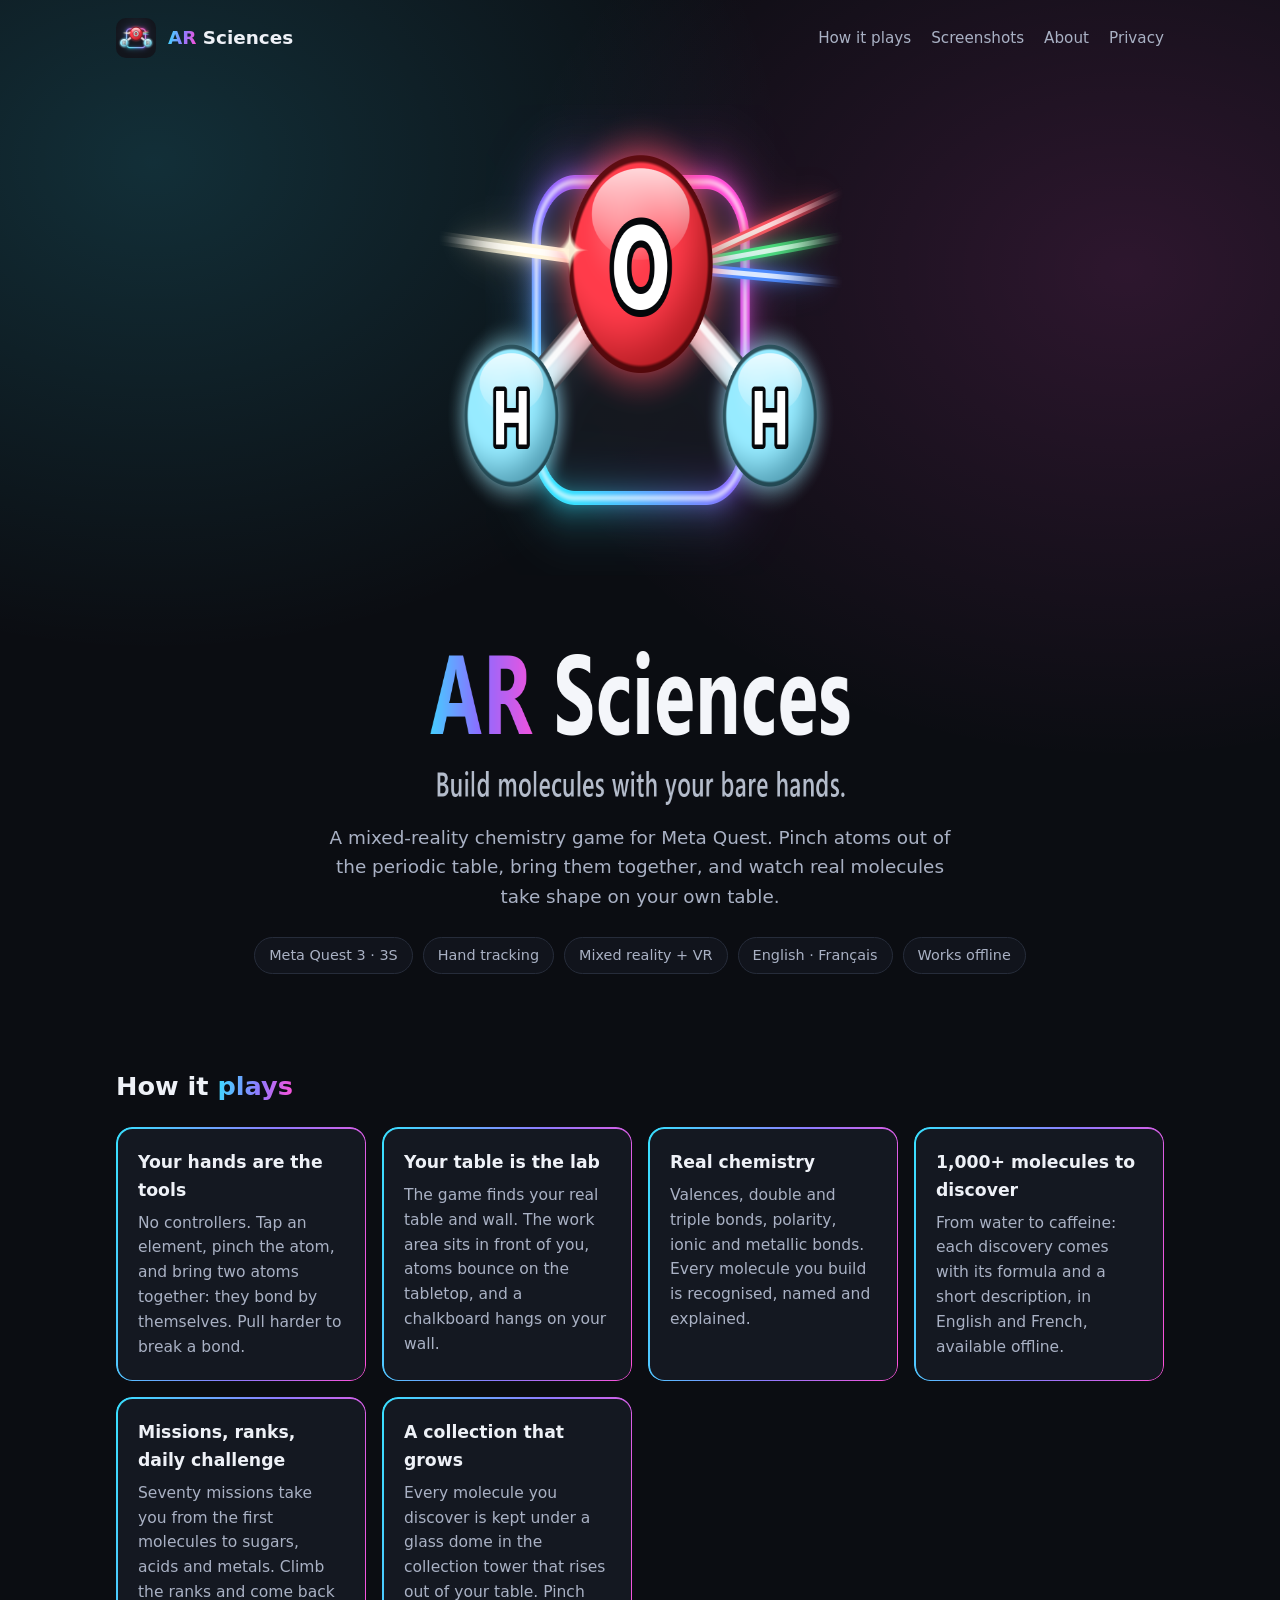
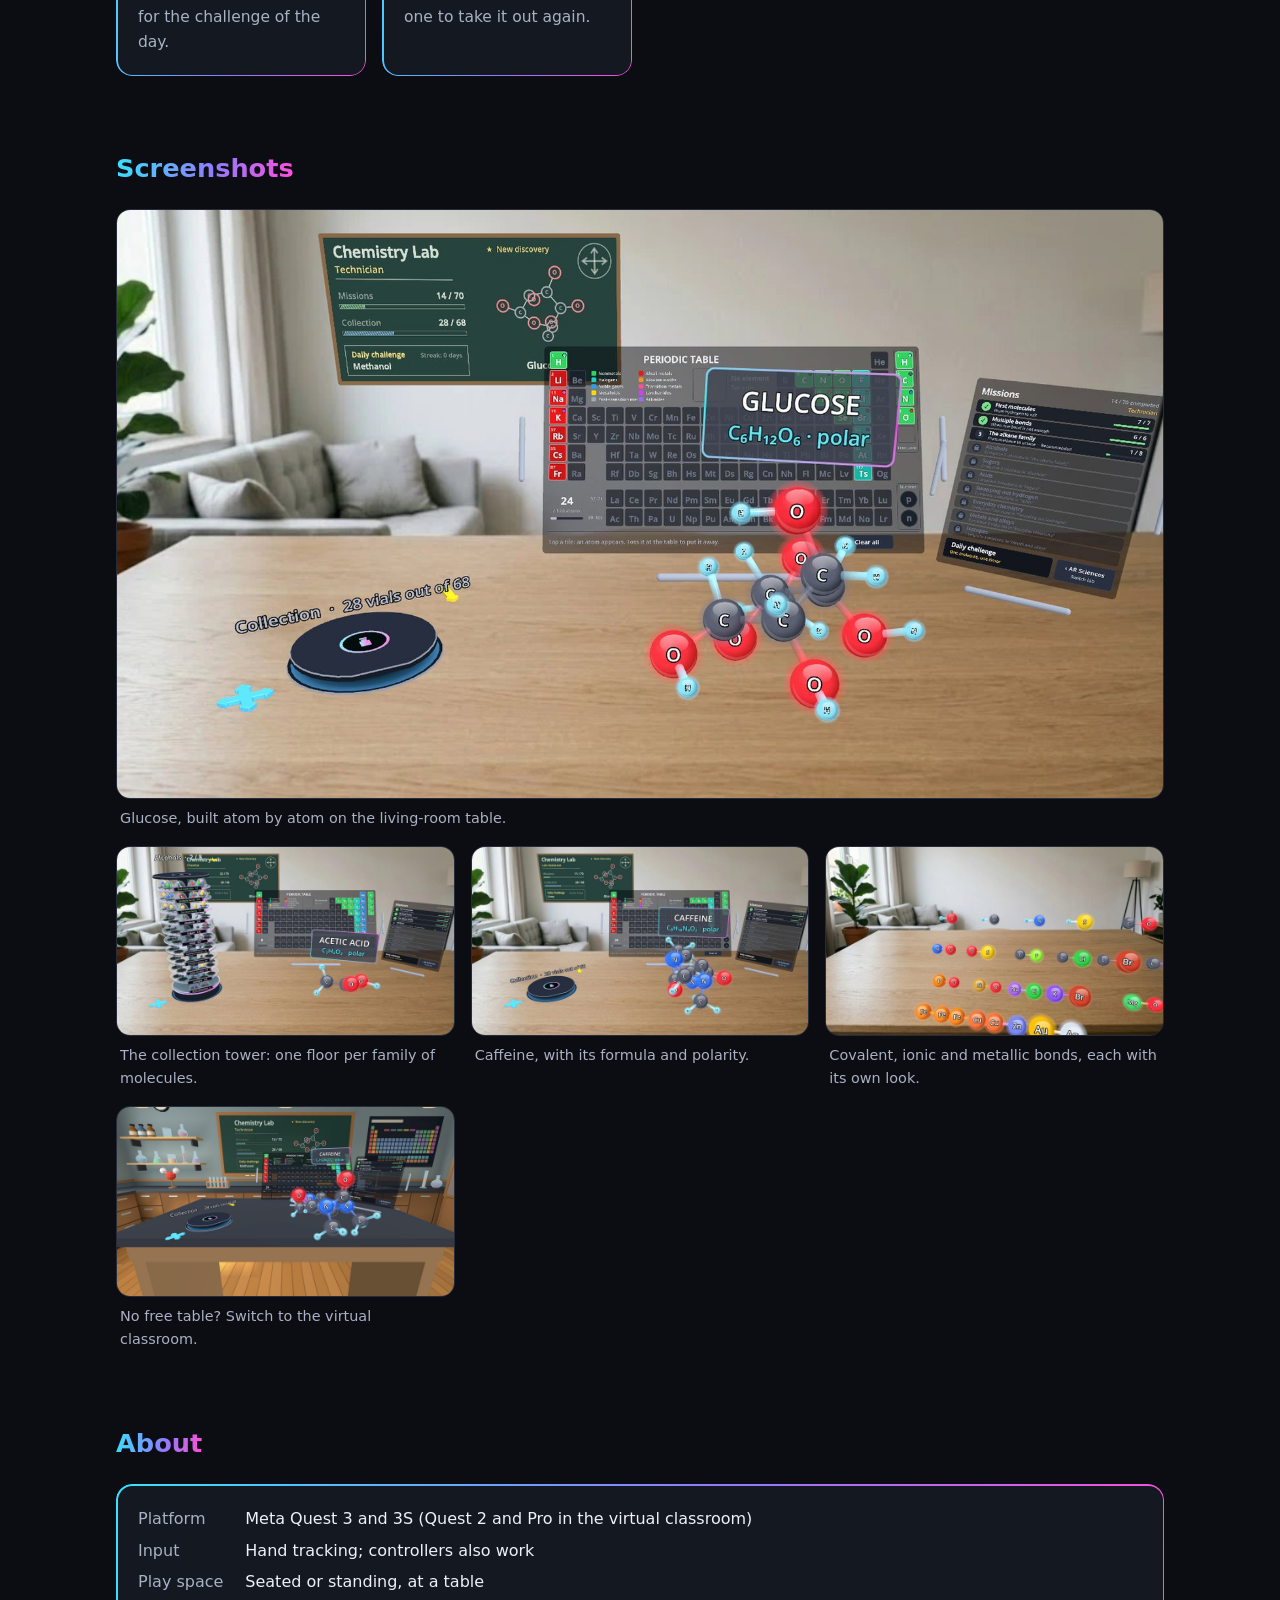
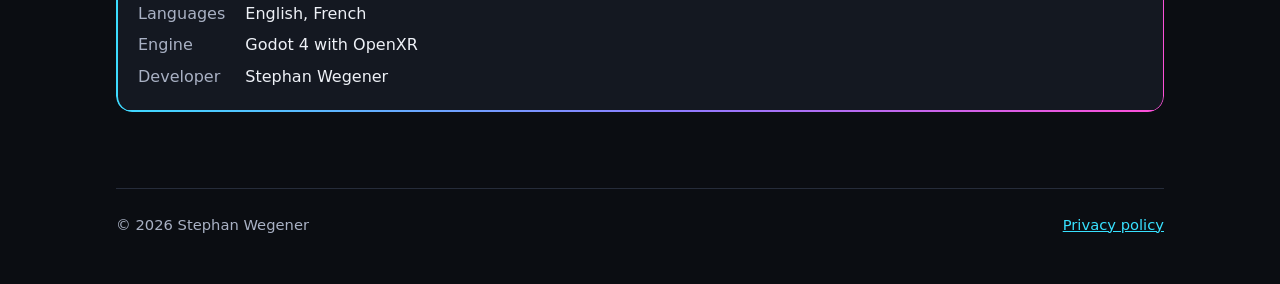
<file: index.html>
<!doctype html>
<html lang="en">
<head>
<meta charset="utf-8">
<meta name="viewport" content="width=device-width, initial-scale=1">
<title>AR Sciences – Build molecules with your bare hands</title>
<meta name="description" content="A mixed-reality chemistry game for Meta Quest 3. Grab atoms, snap bonds and discover more than 1,000 molecules on your own table.">
<meta property="og:title" content="AR Sciences">
<meta property="og:description" content="Build molecules with your bare hands. A mixed-reality chemistry game for Meta Quest 3.">
<meta property="og:image" content="img/share.jpg">
<link rel="icon" href="img/icon.png">
<link rel="stylesheet" href="style.css">
</head>
<body>
<div class="page">
  <header class="barre">
    <a class="marque" href="./"><img src="img/icon.png" alt=""><span><b>AR</b> Sciences</span></a>
    <nav>
      <a href="#play">How it plays</a>
      <a href="#screens">Screenshots</a>
      <a href="#about">About</a>
      <a href="privacy.html">Privacy</a>
    </nav>
  </header>

  <main>
    <div class="hero">
      <h1 class="sr">AR Sciences – Build molecules with your bare hands</h1>
      <img src="img/logo.png" alt="AR Sciences – Build molecules with your bare hands." width="636" height="701">
      <p>A mixed-reality chemistry game for Meta Quest. Pinch atoms out of the periodic table, bring them
         together, and watch real molecules take shape on your own table.</p>
      <div class="pastilles">
        <span class="pastille">Meta Quest 3 · 3S</span>
        <span class="pastille">Hand tracking</span>
        <span class="pastille">Mixed reality + VR</span>
        <span class="pastille">English · Français</span>
        <span class="pastille">Works offline</span>
      </div>
    </div>

    <section id="play">
      <h2>How it <span>plays</span></h2>
      <div class="grille">
        <div class="cadre"><h3>Your hands are the tools</h3>
          <p>No controllers. Tap an element, pinch the atom, and bring two atoms together: they bond by themselves.
             Pull harder to break a bond.</p></div>
        <div class="cadre"><h3>Your table is the lab</h3>
          <p>The game finds your real table and wall. The work area sits in front of you, atoms bounce on the
             tabletop, and a chalkboard hangs on your wall.</p></div>
        <div class="cadre"><h3>Real chemistry</h3>
          <p>Valences, double and triple bonds, polarity, ionic and metallic bonds. Every molecule you build is
             recognised, named and explained.</p></div>
        <div class="cadre"><h3>1,000+ molecules to discover</h3>
          <p>From water to caffeine: each discovery comes with its formula and a short description, in English
             and French, available offline.</p></div>
        <div class="cadre"><h3>Missions, ranks, daily challenge</h3>
          <p>Seventy missions take you from the first molecules to sugars, acids and metals. Climb the ranks and
             come back for the challenge of the day.</p></div>
        <div class="cadre"><h3>A collection that grows</h3>
          <p>Every molecule you discover is kept under a glass dome in the collection tower that rises out of
             your table. Pinch one to take it out again.</p></div>
      </div>
    </section>

    <section id="screens">
      <h2><span>Screenshots</span></h2>
      <div class="galerie">
        <figure class="large"><img src="img/shot_glucose.jpg" alt="A glucose molecule floating above a living-room table, with the periodic table and missions panels" loading="lazy">
          <figcaption>Glucose, built atom by atom on the living-room table.</figcaption></figure>
        <figure><img src="img/shot_tower.jpg" alt="The collection tower opened on the table, each floor holding miniature molecules" loading="lazy">
          <figcaption>The collection tower: one floor per family of molecules.</figcaption></figure>
        <figure><img src="img/shot_caffeine.jpg" alt="A caffeine molecule next to the periodic table" loading="lazy">
          <figcaption>Caffeine, with its formula and polarity.</figcaption></figure>
        <figure><img src="img/shot_bonds.jpg" alt="Pairs of atoms showing covalent, ionic and metallic bonds" loading="lazy">
          <figcaption>Covalent, ionic and metallic bonds, each with its own look.</figcaption></figure>
        <figure><img src="img/shot_vr.jpg" alt="The virtual chemistry classroom with a chalkboard" loading="lazy">
          <figcaption>No free table? Switch to the virtual classroom.</figcaption></figure>
      </div>
    </section>

    <section id="about">
      <h2><span>About</span></h2>
      <div class="cadre">
        <dl class="fiche">
          <dt>Platform</dt><dd>Meta Quest 3 and 3S (Quest 2 and Pro in the virtual classroom)</dd>
          <dt>Input</dt><dd>Hand tracking; controllers also work</dd>
          <dt>Play space</dt><dd>Seated or standing, at a table</dd>
          <dt>Languages</dt><dd>English, French</dd>
          <dt>Engine</dt><dd>Godot 4 with OpenXR</dd>
          <dt>Developer</dt><dd>Stephan Wegener</dd>
        </dl>
      </div>
    </section>
  </main>

  <footer>
    <span>© 2026 Stephan Wegener</span>
    <span><a href="privacy.html">Privacy policy</a></span>
  </footer>
</div>
</body>
</html>
</file>
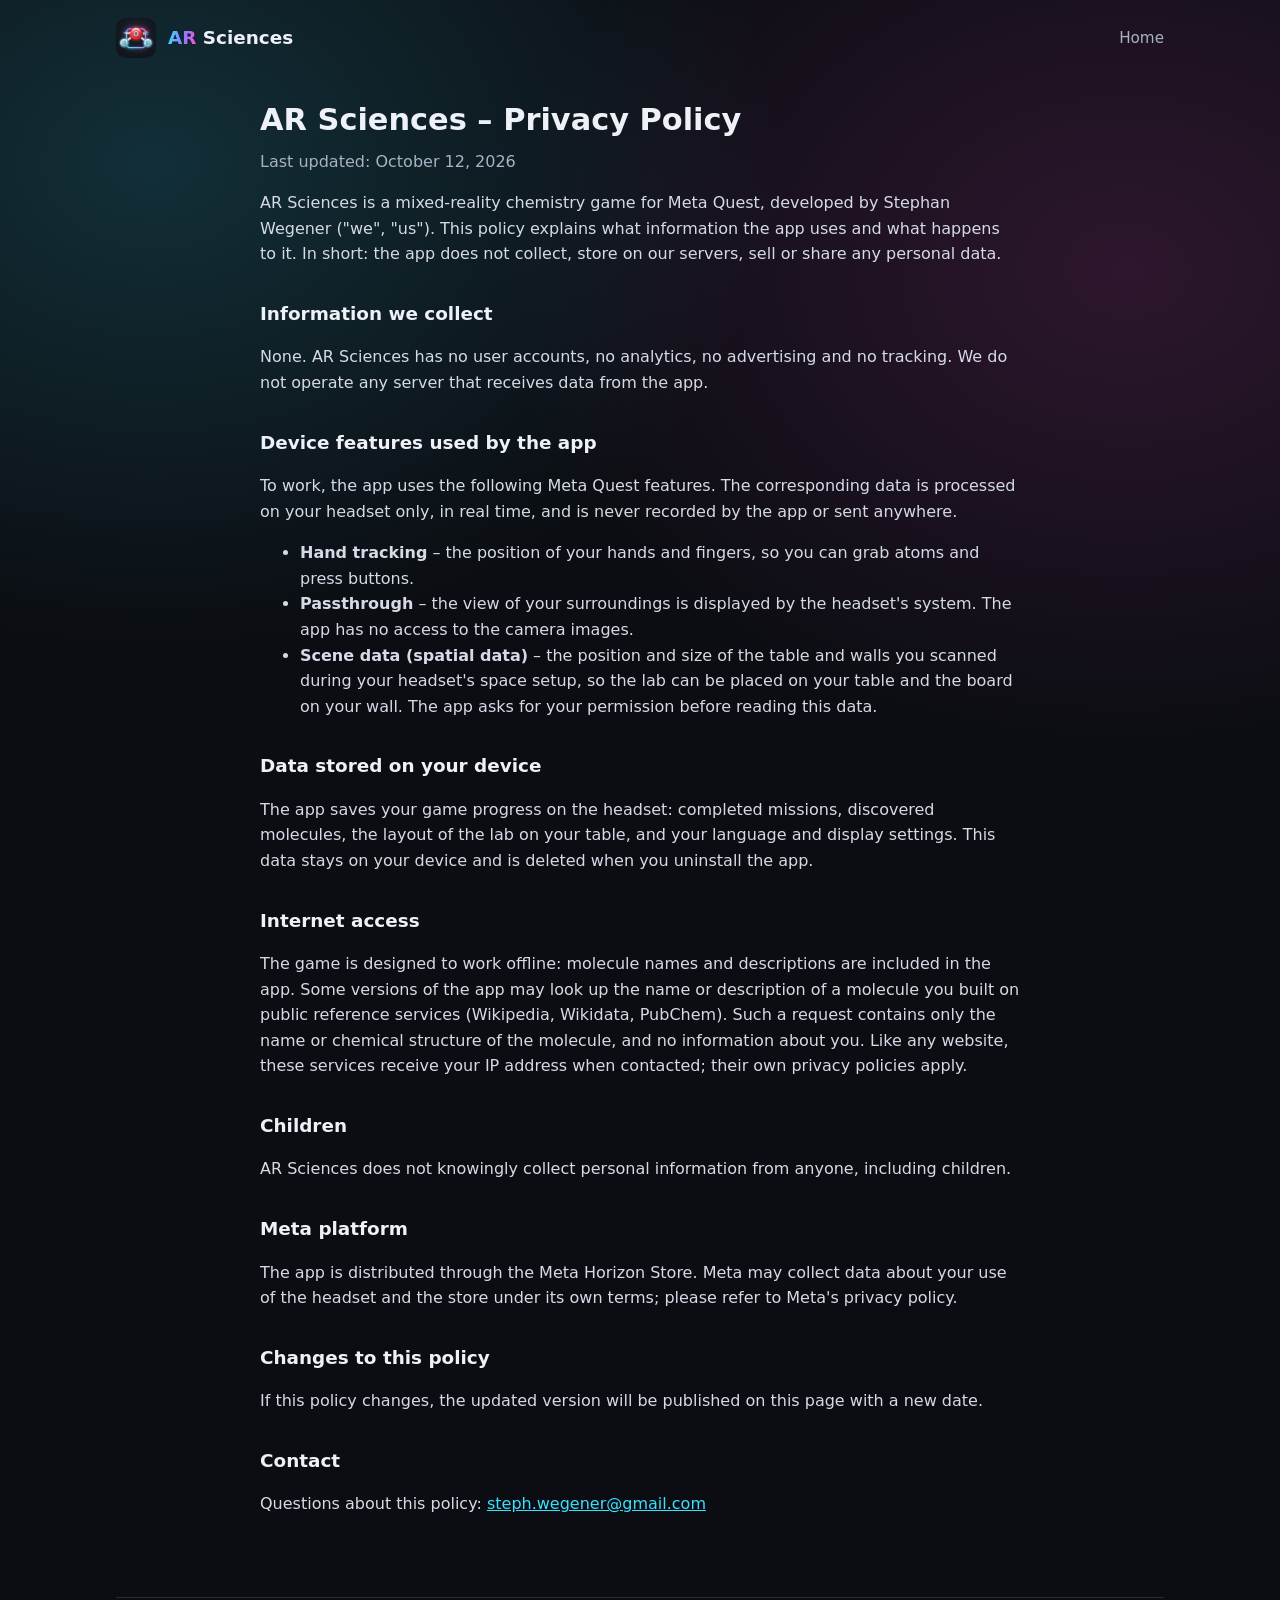
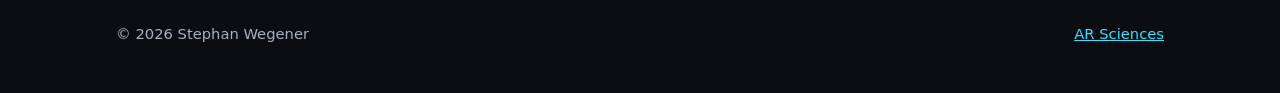
<file: privacy.html>
<!doctype html>
<html lang="en">
<head>
<meta charset="utf-8">
<meta name="viewport" content="width=device-width, initial-scale=1">
<title>AR Sciences – Privacy Policy</title>
<link rel="icon" href="img/icon.png">
<link rel="stylesheet" href="style.css">
</head>
<body>
<div class="page">
  <header class="barre">
    <a class="marque" href="./"><img src="img/icon.png" alt=""><span><b>AR</b> Sciences</span></a>
    <nav><a href="./">Home</a></nav>
  </header>
  <main class="texte">
<h1>AR Sciences – Privacy Policy</h1>
<p class="date">Last updated: October 12, 2026</p>

<p>AR Sciences is a mixed-reality chemistry game for Meta Quest, developed by Stephan Wegener ("we", "us").
This policy explains what information the app uses and what happens to it. In short: the app does not collect,
store on our servers, sell or share any personal data.</p>

<h2>Information we collect</h2>
<p>None. AR Sciences has no user accounts, no analytics, no advertising and no tracking. We do not operate any
server that receives data from the app.</p>

<h2>Device features used by the app</h2>
<p>To work, the app uses the following Meta Quest features. The corresponding data is processed on your headset
only, in real time, and is never recorded by the app or sent anywhere.</p>
<ul>
  <li><strong>Hand tracking</strong> – the position of your hands and fingers, so you can grab atoms and press buttons.</li>
  <li><strong>Passthrough</strong> – the view of your surroundings is displayed by the headset's system. The app has
      no access to the camera images.</li>
  <li><strong>Scene data (spatial data)</strong> – the position and size of the table and walls you scanned during
      your headset's space setup, so the lab can be placed on your table and the board on your wall. The app asks
      for your permission before reading this data.</li>
</ul>

<h2>Data stored on your device</h2>
<p>The app saves your game progress on the headset: completed missions, discovered molecules, the layout of the
lab on your table, and your language and display settings. This data stays on your device and is deleted when
you uninstall the app.</p>

<h2>Internet access</h2>
<p>The game is designed to work offline: molecule names and descriptions are included in the app. Some versions
of the app may look up the name or description of a molecule you built on public reference services
(Wikipedia, Wikidata, PubChem). Such a request contains only the name or chemical structure of the molecule,
and no information about you. Like any website, these services receive your IP address when contacted; their
own privacy policies apply.</p>

<h2>Children</h2>
<p>AR Sciences does not knowingly collect personal information from anyone, including children.</p>

<h2>Meta platform</h2>
<p>The app is distributed through the Meta Horizon Store. Meta may collect data about your use of the headset
and the store under its own terms; please refer to Meta's privacy policy.</p>

<h2>Changes to this policy</h2>
<p>If this policy changes, the updated version will be published on this page with a new date.</p>

<h2>Contact</h2>
<p>Questions about this policy: <a href="mailto:steph.wegener@gmail.com">steph.wegener@gmail.com</a></p>
  </main>
  <footer>
    <span>© 2026 Stephan Wegener</span>
    <span><a href="./">AR Sciences</a></span>
  </footer>
</div>
</body>
</html>
</file>
<file: style.css>
/* AR Sciences — fond sombre, deux lueurs (cyan à gauche, magenta à droite), cadres en dégradé : la charte du jeu. */
:root {
  --fond: #0b0d12;
  --carte: #141821;
  --trait: #262c3a;
  --texte: #eef1f7;
  --doux: #a9b1c4;
  --cyan: #38e1ff;
  --magenta: #ff4fd8;
  --degrade: linear-gradient(100deg, var(--cyan), #8f7bff 55%, var(--magenta));
}
* { box-sizing: border-box; }
html { scroll-behavior: smooth; }
body {
  margin: 0;
  font-family: "Segoe UI", system-ui, -apple-system, "Noto Sans", sans-serif;
  line-height: 1.6;
  color: var(--texte);
  background:
    radial-gradient(900px 700px at 12% 18%, rgba(56, 225, 255, 0.16), transparent 70%),
    radial-gradient(900px 700px at 88% 30%, rgba(255, 79, 216, 0.14), transparent 70%),
    var(--fond);
  background-attachment: fixed;
}
a { color: var(--cyan); }
a:hover { color: #fff; }
img { max-width: 100%; display: block; }
.page { max-width: 1080px; margin: 0 auto; padding: 0 16px; }

/* En-tête */
.barre { display: flex; align-items: center; justify-content: space-between; gap: 16px; padding: 18px 0; }
.marque { display: flex; align-items: center; gap: 12px; text-decoration: none; color: var(--texte); font-weight: 700; font-size: 1.15rem; }
.marque img { width: 40px; height: 40px; border-radius: 10px; }
.marque b { background: var(--degrade); -webkit-background-clip: text; background-clip: text; color: transparent; }
.barre nav { display: flex; gap: 20px; flex-wrap: wrap; }
.barre nav a { color: var(--doux); text-decoration: none; font-size: 0.95rem; }
.barre nav a:hover { color: var(--texte); }

/* Accueil */
.hero { text-align: center; padding: 28px 0 56px; }
.hero img { width: min(420px, 78vw); margin: 0 auto 8px; }
.hero p { color: var(--doux); font-size: 1.15rem; max-width: 640px; margin: 18px auto 26px; }
.sr { position: absolute; width: 1px; height: 1px; overflow: hidden; clip-path: inset(50%); }
.pastilles { display: flex; justify-content: center; flex-wrap: wrap; gap: 10px; }
.pastille { border: 1px solid var(--trait); background: rgba(20, 24, 33, 0.7); border-radius: 999px; padding: 6px 14px; font-size: 0.9rem; color: var(--doux); }

/* Cadre en dégradé, comme les panneaux du jeu */
.cadre { position: relative; background: var(--carte); border-radius: 16px; padding: 22px; }
.cadre::before {
  content: ""; position: absolute; inset: 0; border-radius: inherit; padding: 1.5px; background: var(--degrade);
  -webkit-mask: linear-gradient(#000 0 0) content-box, linear-gradient(#000 0 0); -webkit-mask-composite: xor;
  mask: linear-gradient(#000 0 0) content-box exclude, linear-gradient(#000 0 0); pointer-events: none;
}

section { padding: 36px 0; }
h2 { font-size: 1.6rem; margin: 0 0 20px; }
h2 span { background: var(--degrade); -webkit-background-clip: text; background-clip: text; color: transparent; }
.grille { display: grid; grid-template-columns: repeat(auto-fit, minmax(240px, 1fr)); gap: 16px; }
.cadre h3 { margin: 0 0 6px; font-size: 1.08rem; }
.cadre p { margin: 0; color: var(--doux); font-size: 0.97rem; }

.galerie { display: grid; grid-template-columns: repeat(auto-fit, minmax(300px, 1fr)); gap: 16px; }
.galerie figure { margin: 0; }
.galerie img { border-radius: 14px; border: 1px solid var(--trait); aspect-ratio: 16 / 9; object-fit: cover; width: 100%; }
.galerie figcaption { color: var(--doux); font-size: 0.9rem; padding: 8px 4px 0; }
.galerie .large { grid-column: 1 / -1; }

.fiche { display: grid; grid-template-columns: max-content 1fr; gap: 6px 20px; margin: 0; }
.fiche dt { color: var(--doux); }
.fiche dd { margin: 0; }

footer { border-top: 1px solid var(--trait); margin-top: 40px; padding: 24px 0 48px; color: var(--doux); font-size: 0.92rem;
         display: flex; justify-content: space-between; flex-wrap: wrap; gap: 12px; }

/* Page de texte (confidentialité) */
.texte { max-width: 760px; margin: 0 auto; padding-bottom: 24px; }
.texte h1 { font-size: 1.9rem; margin: 20px 0 4px; }
.texte h2 { font-size: 1.15rem; margin: 32px 0 8px; }
.texte .date { color: var(--doux); margin-top: 0; }
.texte p, .texte li { color: #d5dae6; }
</file>
